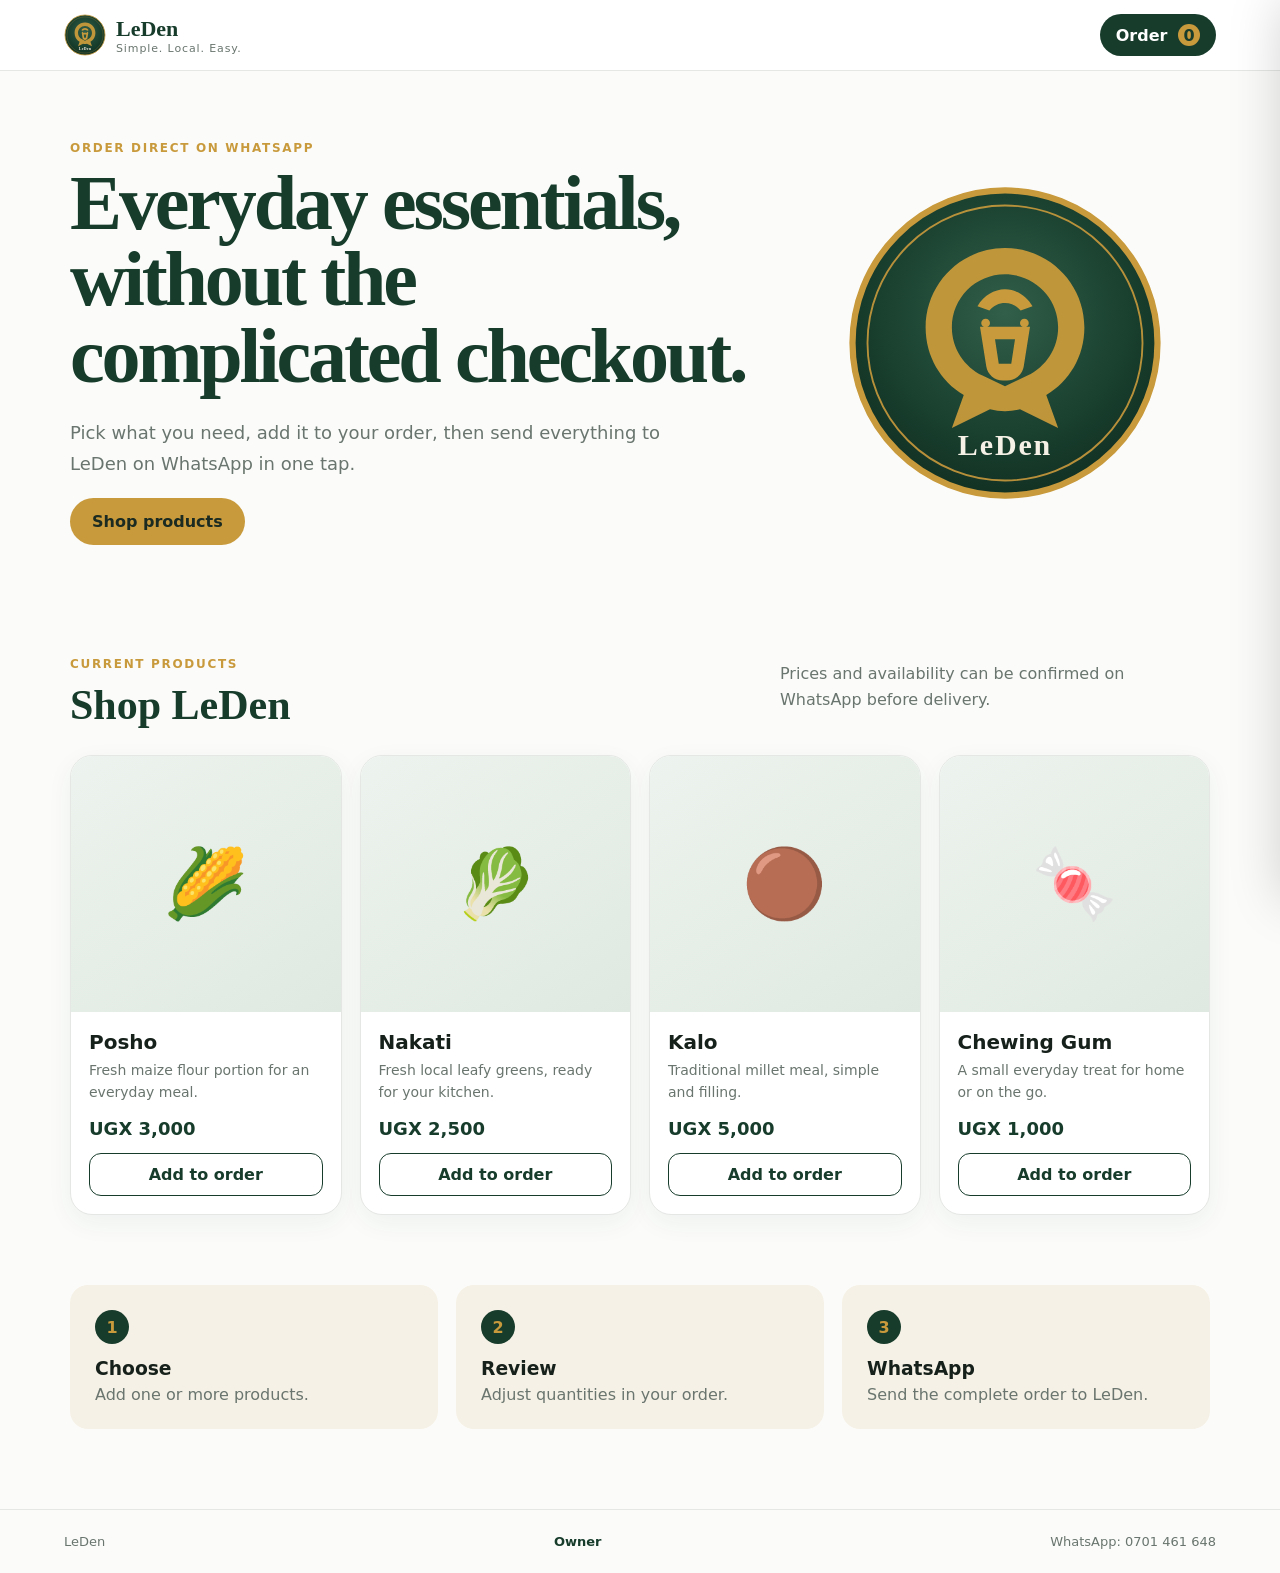
<file: index.html>
<!doctype html>
<html lang="en">
<head>
  <meta charset="utf-8">
  <meta name="viewport" content="width=device-width,initial-scale=1">
  <meta name="theme-color" content="#173c2c">
  <meta name="description" content="LeDen simple WhatsApp-first shop in Kampala.">
  <title>LeDen — Simple shopping on WhatsApp</title>
  <link rel="stylesheet" href="styles.css">
  <link rel="stylesheet" href="brand.css">
</head>
<body>
<header class="site-header">
  <a class="brand" href="index.html" aria-label="LeDen home">
    <img class="brand-logo" src="logo.svg" alt="LeDen">
    <span><strong>LeDen</strong><small>Simple. Local. Easy.</small></span>
  </a>
  <button class="cart-button" id="cartButton" type="button" aria-label="Open order basket">Order <span id="cartCount">0</span></button>
</header>

<main>
  <section class="hero">
    <div class="hero-copy">
      <p class="eyebrow">ORDER DIRECT ON WHATSAPP</p>
      <h1>Everyday essentials, without the complicated checkout.</h1>
      <p>Pick what you need, add it to your order, then send everything to LeDen on WhatsApp in one tap.</p>
      <a class="primary-button" href="#products">Shop products</a>
    </div>
    <div class="hero-badge" aria-hidden="true"><img src="logo.svg" alt=""></div>
  </section>

  <section class="shop-section" id="products">
    <div class="section-heading">
      <div><p class="eyebrow">CURRENT PRODUCTS</p><h2>Shop LeDen</h2></div>
      <p>Prices and availability can be confirmed on WhatsApp before delivery.</p>
    </div>
    <div class="product-grid" id="productGrid"></div>
  </section>

  <section class="how-it-works">
    <article><b>1</b><h3>Choose</h3><p>Add one or more products.</p></article>
    <article><b>2</b><h3>Review</h3><p>Adjust quantities in your order.</p></article>
    <article><b>3</b><h3>WhatsApp</h3><p>Send the complete order to LeDen.</p></article>
  </section>
</main>

<aside class="cart-drawer" id="cartDrawer" aria-hidden="true">
  <div class="drawer-head"><div><p class="eyebrow">YOUR ORDER</p><h2>Order basket</h2></div><button class="close-button" id="closeCart" aria-label="Close basket">×</button></div>
  <div id="cartItems" class="cart-items"></div>
  <div class="customer-fields">
    <label>Name<input id="customerName" autocomplete="name" placeholder="Your name"></label>
    <label>Delivery area<input id="customerArea" placeholder="e.g. Ntinda, Kampala"></label>
  </div>
  <div class="cart-total"><span>Estimated total</span><strong id="cartTotal">UGX 0</strong></div>
  <button class="whatsapp-button" id="sendWhatsApp">Send order on WhatsApp</button>
  <p class="fine-print">WhatsApp opens with your order already written. You can review it before sending.</p>
</aside>
<div class="backdrop" id="backdrop"></div>

<footer><span>LeDen</span><a href="owner.html">Owner</a><span>WhatsApp: 0701 461 648</span></footer>
<script src="app.js"></script>
</body>
</html>
</file>
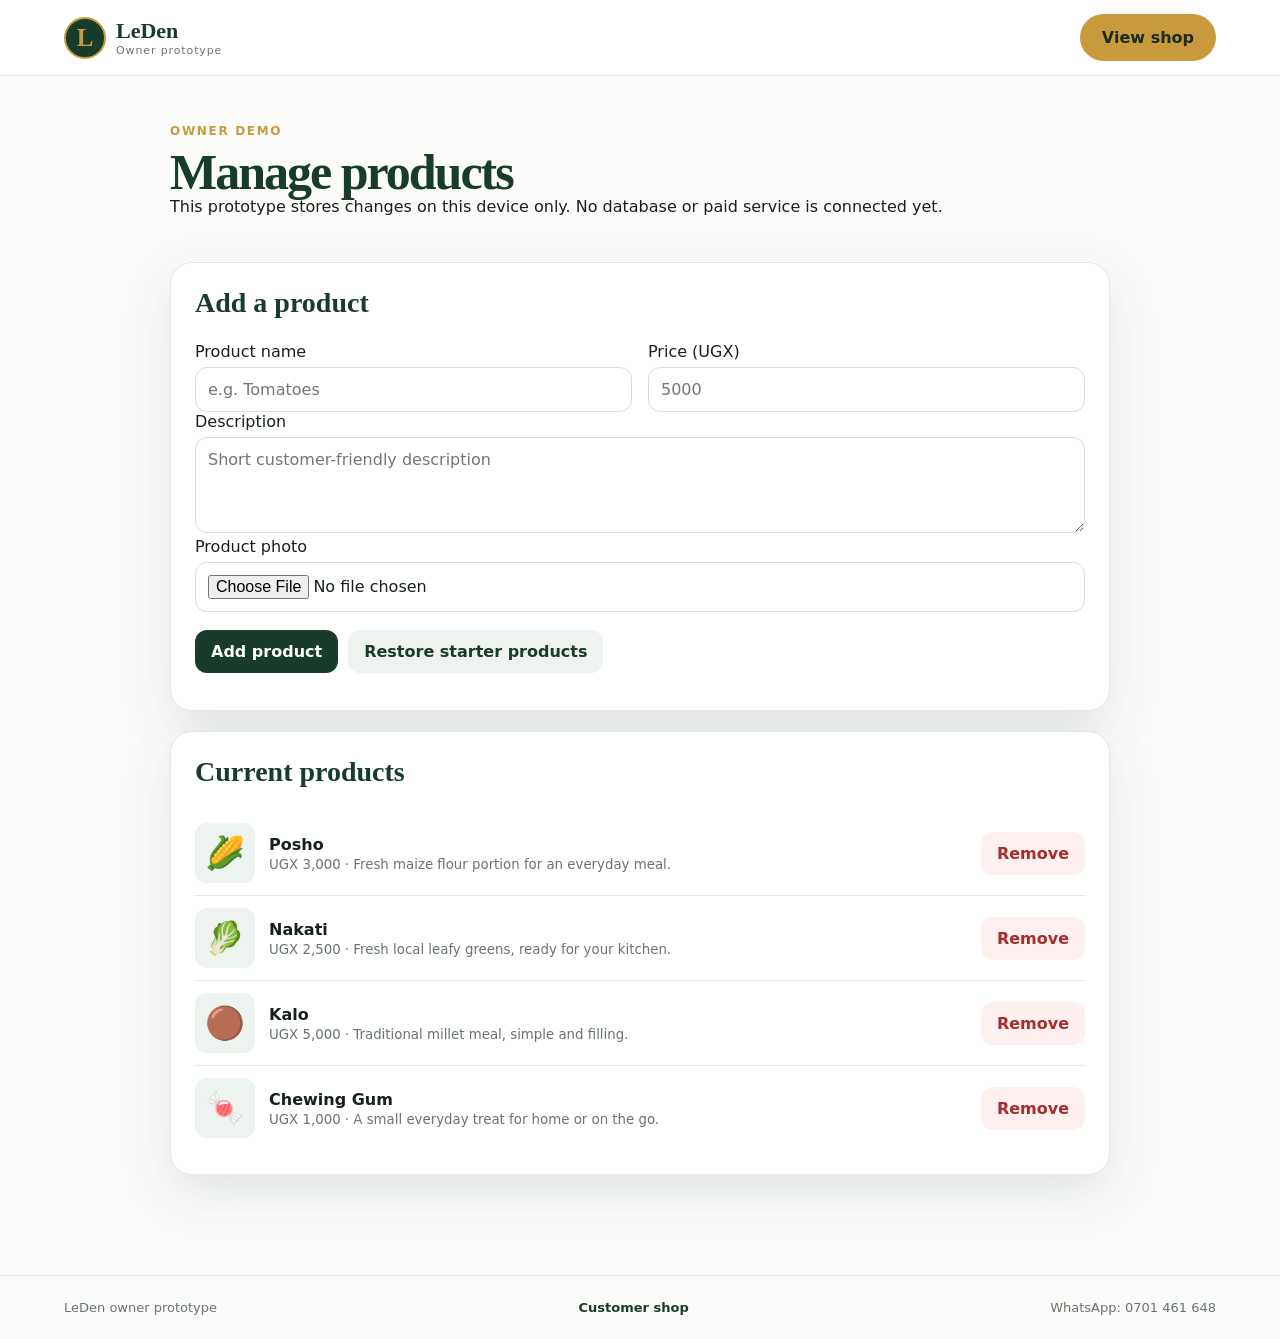
<file: owner.html>
<!doctype html>
<html lang="en">
<head>
  <meta charset="utf-8">
  <meta name="viewport" content="width=device-width,initial-scale=1">
  <meta name="robots" content="noindex,nofollow">
  <title>LeDen Owner — Product Manager</title>
  <link rel="stylesheet" href="styles.css">
</head>
<body>
<header class="site-header">
  <a class="brand" href="index.html"><span class="brand-mark">L</span><span><strong>LeDen</strong><small>Owner prototype</small></span></a>
  <a class="primary-button" href="index.html">View shop</a>
</header>
<main class="owner-main">
  <div class="owner-top"><div><p class="eyebrow">OWNER DEMO</p><h1>Manage products</h1><p>This prototype stores changes on this device only. No database or paid service is connected yet.</p></div></div>
  <section class="owner-card">
    <h2>Add a product</h2>
    <form id="productForm">
      <div class="owner-grid">
        <label>Product name<input id="productName" required maxlength="60" placeholder="e.g. Tomatoes"></label>
        <label>Price (UGX)<input id="productPrice" required type="number" min="0" step="100" placeholder="5000"></label>
      </div>
      <label>Description<textarea id="productDescription" maxlength="180" placeholder="Short customer-friendly description"></textarea></label>
      <label>Product photo<input id="productImage" type="file" accept="image/jpeg,image/png,image/webp"></label>
      <div class="owner-actions"><button class="save-button" type="submit">Add product</button><button class="secondary-button" id="resetStarter" type="button">Restore starter products</button></div>
      <p class="status" id="status" aria-live="polite"></p>
    </form>
  </section>
  <section class="owner-card"><h2>Current products</h2><div id="ownerProducts"></div></section>
</main>
<footer><span>LeDen owner prototype</span><a href="index.html">Customer shop</a><span>WhatsApp: 0701 461 648</span></footer>
<script src="owner.js"></script>
</body>
</html>
</file>
<file: styles.css>
:root{--green:#173c2c;--green2:#24523d;--gold:#c99a3c;--cream:#f6f1e6;--ink:#17211b;--muted:#69756e;--white:#fff;--line:#e4e7e3;--shadow:0 18px 50px rgba(23,60,44,.12)}*{box-sizing:border-box}html{scroll-behavior:smooth}body{margin:0;font-family:Inter,ui-sans-serif,system-ui,-apple-system,BlinkMacSystemFont,"Segoe UI",sans-serif;color:var(--ink);background:#fbfcfa}.site-header{position:sticky;top:0;z-index:20;display:flex;justify-content:space-between;align-items:center;padding:14px clamp(18px,5vw,72px);background:rgba(255,255,255,.94);backdrop-filter:blur(14px);border-bottom:1px solid var(--line)}.brand{display:flex;align-items:center;gap:10px;text-decoration:none;color:var(--green)}.brand-mark{display:grid;place-items:center;width:42px;height:42px;border-radius:50%;background:var(--green);border:2px solid var(--gold);color:var(--gold);font-family:Georgia,serif;font-size:25px;font-weight:700}.brand strong{display:block;font:700 22px Georgia,serif}.brand small{display:block;font-size:11px;letter-spacing:.08em;color:var(--muted)}button,a{font:inherit}.cart-button,.primary-button,.whatsapp-button{border:0;border-radius:999px;font-weight:800;cursor:pointer}.cart-button{background:var(--green);color:#fff;padding:10px 16px}.cart-button span{display:inline-grid;place-items:center;margin-left:5px;min-width:22px;height:22px;border-radius:50%;background:var(--gold);color:var(--green)}main{max-width:1180px;margin:auto;padding:0 20px}.hero{display:grid;grid-template-columns:1.25fr .75fr;gap:48px;align-items:center;min-height:520px;padding:70px 0}.hero-copy{max-width:720px}.eyebrow{margin:0 0 10px;font-size:12px;font-weight:900;letter-spacing:.14em;color:var(--gold)}h1,h2,h3,p{margin-top:0}h1{font:700 clamp(44px,7vw,78px)/.98 Georgia,serif;color:var(--green);letter-spacing:-.04em;margin-bottom:24px}.hero-copy>p:not(.eyebrow){font-size:18px;line-height:1.7;color:var(--muted);max-width:620px}.primary-button{display:inline-block;text-decoration:none;background:var(--gold);color:#1b2b22;padding:14px 22px}.hero-badge{justify-self:center;width:min(320px,75vw);aspect-ratio:1;display:grid;place-items:center;align-content:center;border-radius:50%;background:radial-gradient(circle at 50% 42%,#315f49 0,#173c2c 58%,#0f2a1e 100%);border:6px double var(--gold);box-shadow:var(--shadow);color:var(--gold)}.hero-badge .lion{font-size:110px;line-height:1}.hero-badge span{font:700 42px Georgia,serif;letter-spacing:.04em}.shop-section{padding:42px 0 70px}.section-heading{display:flex;justify-content:space-between;gap:30px;align-items:end;margin-bottom:26px}.section-heading h2{font:700 42px Georgia,serif;color:var(--green);margin:0}.section-heading>p{max-width:430px;color:var(--muted);line-height:1.6}.product-grid{display:grid;grid-template-columns:repeat(4,minmax(0,1fr));gap:18px}.product-card{background:#fff;border:1px solid var(--line);border-radius:22px;overflow:hidden;box-shadow:0 8px 26px rgba(23,60,44,.06)}.product-art{aspect-ratio:1.05;display:grid;place-items:center;background:linear-gradient(145deg,#edf3ee,#dfe9e1);font-size:68px}.product-art img{width:100%;height:100%;object-fit:cover}.product-info{padding:18px}.product-info h3{font-size:20px;margin-bottom:6px}.product-info p{min-height:44px;color:var(--muted);font-size:14px;line-height:1.55}.price{display:block;color:var(--green);font-weight:900;font-size:18px;margin:14px 0}.add-button{width:100%;border:1px solid var(--green);background:#fff;color:var(--green);border-radius:12px;padding:11px;font-weight:800;cursor:pointer}.add-button:hover{background:var(--green);color:#fff}.how-it-works{display:grid;grid-template-columns:repeat(3,1fr);gap:18px;padding:0 0 80px}.how-it-works article{background:var(--cream);border-radius:18px;padding:25px}.how-it-works b{display:grid;place-items:center;width:34px;height:34px;background:var(--green);color:var(--gold);border-radius:50%;margin-bottom:14px}.how-it-works h3{margin-bottom:6px}.how-it-works p{color:var(--muted);margin:0}.cart-drawer{position:fixed;right:0;top:0;z-index:60;width:min(440px,100%);height:100dvh;background:#fff;box-shadow:-20px 0 50px rgba(0,0,0,.18);padding:24px;transform:translateX(105%);transition:transform .25s ease;overflow:auto}.cart-drawer.open{transform:translateX(0)}.backdrop{position:fixed;inset:0;background:rgba(10,24,17,.5);z-index:50;opacity:0;pointer-events:none;transition:.25s}.backdrop.open{opacity:1;pointer-events:auto}.drawer-head{display:flex;justify-content:space-between;align-items:start}.drawer-head h2{font:700 32px Georgia,serif;color:var(--green)}.close-button{border:0;background:#eef1ee;border-radius:50%;width:38px;height:38px;font-size:26px;cursor:pointer}.cart-items{display:grid;gap:12px;margin:16px 0 24px}.cart-row{display:grid;grid-template-columns:1fr auto;gap:10px;padding:12px;border:1px solid var(--line);border-radius:14px}.cart-row p{margin:4px 0;color:var(--muted);font-size:13px}.qty{display:flex;align-items:center;gap:8px}.qty button{border:0;background:#edf2ee;width:28px;height:28px;border-radius:50%;cursor:pointer}.customer-fields{display:grid;gap:12px}.customer-fields label{font-size:12px;font-weight:800;color:var(--muted)}input,textarea{width:100%;margin-top:6px;border:1px solid #d7ddd8;border-radius:12px;padding:12px;font:inherit;background:#fff}textarea{min-height:96px;resize:vertical}.cart-total{display:flex;justify-content:space-between;padding:20px 0;font-size:18px}.whatsapp-button{width:100%;padding:14px;background:#25D366;color:#073d1b}.fine-print{font-size:12px;line-height:1.5;color:var(--muted);text-align:center;margin-top:10px}footer{display:flex;justify-content:space-between;gap:20px;flex-wrap:wrap;padding:24px clamp(18px,5vw,72px);border-top:1px solid var(--line);color:var(--muted);font-size:13px}footer a{color:var(--green);font-weight:800;text-decoration:none}.owner-main{max-width:980px;margin:auto;padding:48px 20px 80px}.owner-top{display:flex;justify-content:space-between;gap:20px;align-items:center;margin-bottom:30px}.owner-top h1{font-size:50px;margin:0}.owner-card{background:#fff;border:1px solid var(--line);border-radius:22px;padding:24px;box-shadow:var(--shadow);margin-bottom:20px}.owner-grid{display:grid;grid-template-columns:1fr 1fr;gap:16px}.owner-card h2{font:700 28px Georgia,serif;color:var(--green)}.owner-actions{display:flex;gap:10px;flex-wrap:wrap;margin-top:18px}.save-button,.secondary-button,.danger-button{border:0;border-radius:12px;padding:12px 16px;font-weight:800;cursor:pointer}.save-button{background:var(--green);color:#fff}.secondary-button{background:#eef3ef;color:var(--green)}.danger-button{background:#fff0f0;color:#a52d2d}.owner-product{display:grid;grid-template-columns:60px 1fr auto;gap:14px;align-items:center;padding:12px 0;border-bottom:1px solid var(--line)}.owner-product:last-child{border-bottom:0}.owner-thumb{width:60px;height:60px;border-radius:12px;background:#edf3ee;display:grid;place-items:center;font-size:32px;overflow:hidden}.owner-thumb img{width:100%;height:100%;object-fit:cover}.owner-product small{display:block;color:var(--muted);margin-top:3px}.status{margin-top:12px;font-size:13px;font-weight:700;color:var(--green)}@media(max-width:860px){.hero{grid-template-columns:1fr;padding:54px 0}.hero-badge{width:240px}.product-grid{grid-template-columns:repeat(2,1fr)}.section-heading{display:block}.section-heading>p{margin-top:12px}.owner-grid{grid-template-columns:1fr}}@media(max-width:560px){.site-header{padding:12px 14px}.brand small{display:none}main{padding:0 14px}.hero{min-height:auto;gap:30px}.hero-badge{width:190px}.hero-badge .lion{font-size:76px}.hero-badge span{font-size:31px}.product-grid{grid-template-columns:1fr 1fr;gap:10px}.product-info{padding:13px}.product-info h3{font-size:17px}.product-info p{font-size:12px;min-height:56px}.price{font-size:15px}.how-it-works{grid-template-columns:1fr}.owner-top{align-items:start;flex-direction:column}.owner-top h1{font-size:42px}}
</file>
<file: brand.css>
.brand-logo{width:42px;height:42px;display:block;border-radius:50%}.hero-badge{overflow:hidden;padding:0;background:transparent;border:0;box-shadow:none}.hero-badge img{display:block;width:100%;height:100%;object-fit:contain}
</file>
